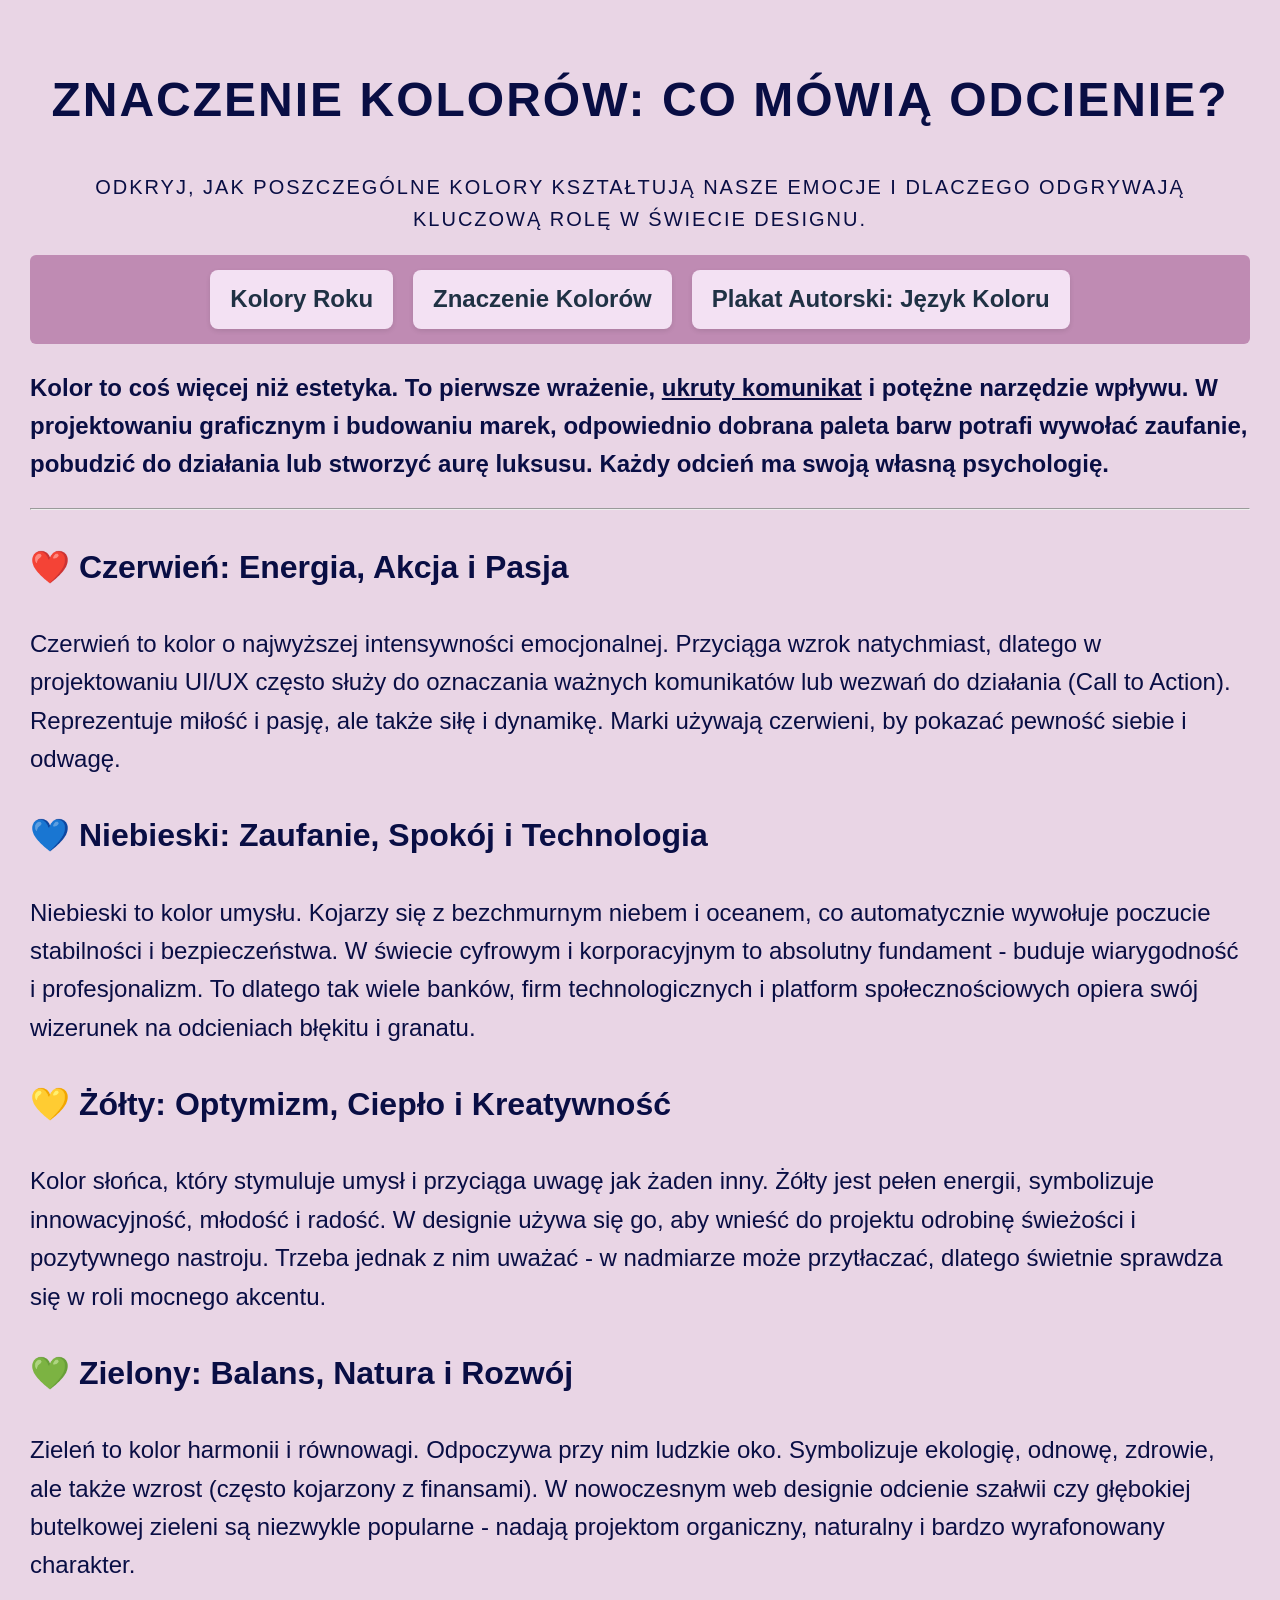
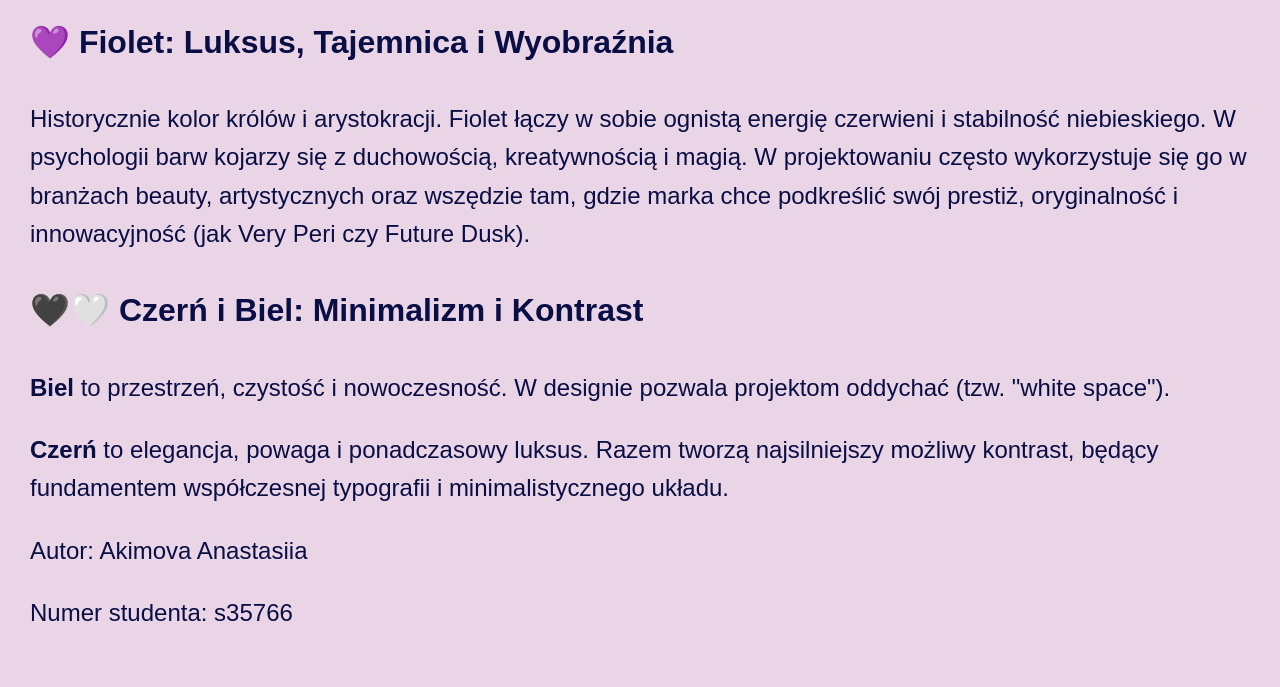
<file: znaczenie.html>
<!DOCTYPE html>
<html lang="pl">
<head>
    <meta charset="UTF-8">
    <meta name="viewport" content="width=device-width, initial-scale=1.0">
    <title>Znaczenie Kolorów: Co mówią odcienie?</title>

    <link rel="stylesheet" href="style.css">
</head>
<body>

    <header>
        <h1>Znaczenie Kolorów: Co mówią odcienie?</h1>
        <h2>Odkryj, jak poszczególne kolory kształtują nasze emocje i dlaczego odgrywają kluczową rolę w świecie designu.</h2>
    </header>

<nav>
    <a href="index.html" class="nav-btn">Kolory Roku</a>
    <a href="znaczenie.html" class="nav-btn">Znaczenie Kolorów</a>
    <a href="plakat.html" class="nav-btn">Plakat Autorski: Język Koloru</a>
</nav>

    <main>
       <p><strong>Kolor to coś więcej niż estetyka. To pierwsze wrażenie, <u>ukruty komunikat</u> i potężne narzędzie wpływu. W projektowaniu graficznym i budowaniu marek, odpowiednio dobrana paleta barw potrafi wywołać zaufanie, pobudzić do działania lub stworzyć aurę luksusu. Każdy odcień ma swoją własną psychologię.</strong></p>

        <hr> 

        <h3>❤️ Czerwień: Energia, Akcja i Pasja</h3>
        <p>Czerwień to kolor o najwyższej intensywności emocjonalnej. Przyciąga wzrok natychmiast, dlatego w projektowaniu UI/UX często służy do oznaczania ważnych komunikatów lub wezwań do działania (Call to Action). Reprezentuje miłość i pasję, ale także siłę i dynamikę. Marki używają czerwieni, by pokazać pewność siebie i odwagę.</p>

        <h3>💙 Niebieski: Zaufanie, Spokój i Technologia</h3>
        <p>Niebieski to kolor umysłu. Kojarzy się z bezchmurnym niebem i oceanem, co automatycznie wywołuje poczucie stabilności i bezpieczeństwa. W świecie cyfrowym i korporacyjnym to absolutny fundament - buduje wiarygodność i profesjonalizm. To dlatego tak wiele banków, firm technologicznych i platform społecznościowych opiera swój wizerunek na odcieniach błękitu i granatu.</p>

        <h3>💛 Żółty: Optymizm, Ciepło i Kreatywność</h3>
        <p>Kolor słońca, który stymuluje umysł i przyciąga uwagę jak żaden inny. Żółty jest pełen energii, symbolizuje innowacyjność, młodość i radość. W designie używa się go, aby wnieść do projektu odrobinę świeżości i pozytywnego nastroju. Trzeba jednak z nim uważać - w nadmiarze może przytłaczać, dlatego świetnie sprawdza się w roli mocnego akcentu.</p>

        <h3>💚 Zielony: Balans, Natura i Rozwój</h3>
        <p>Zieleń to kolor harmonii i równowagi. Odpoczywa przy nim ludzkie oko. Symbolizuje ekologię, odnowę, zdrowie, ale także wzrost (często kojarzony z finansami). W nowoczesnym web designie odcienie szałwii czy głębokiej butelkowej zieleni są niezwykle popularne - nadają projektom organiczny, naturalny i bardzo wyrafonowany charakter.</p>

        <h3>💜 Fiolet: Luksus, Tajemnica i Wyobraźnia</h3>
        <p>Historycznie kolor królów i arystokracji. Fiolet łączy w sobie ognistą energię czerwieni i stabilność niebieskiego. W psychologii barw kojarzy się z duchowością, kreatywnością i magią. W projektowaniu często wykorzystuje się go w branżach beauty, artystycznych oraz wszędzie tam, gdzie marka chce podkreślić swój prestiż, oryginalność i innowacyjność (jak Very Peri czy Future Dusk).</p>

        <h3>🖤🤍 Czerń i Biel: Minimalizm i Kontrast</h3>
        <p><strong>Biel</strong> to przestrzeń, czystość i nowoczesność. W designie pozwala projektom oddychać (tzw. "white space").</p>
        <p><strong>Czerń</strong> to elegancja, powaga i ponadczasowy luksus. Razem tworzą najsilniejszy możliwy kontrast, będący fundamentem współczesnej typografii i minimalistycznego układu.</p>
    
    </main>
    

     
        <footer>
        <p>Autor: Akimova Anastasiia</p>
        <p>Numer studenta: s35766</p>
    </footer>
    

</body>
</html>
</file>
<file: style.css>
body {
    background-color: #e9d5e5;
    color: #090e44;
    font-family: 'Segoe UI', Tahoma, Geneva, Verdana, sans-serif;
    font-size: 24px;
    line-height: 1.6;
    margin: 0;
    padding: 30px;

}

h1, h2 {
    text-transform: uppercase; 
    letter-spacing: 2px; 
    font-size: 48px; 
}
h3,h4,h5,h6 {
    text-transform: none; 
    font-size: 32px;
}

header {
    text-align: center;
    margin-bottom: 20px;
}

header h2 {
    font-size: 20px; 
    font-weight: normal;
}

img {
   max-width: 300px;
   height: auto;
   border-radius: 8px;
   margin-top: 10px;
   margin-bottom: 15px;
   display: block;
   box-shadow: 0 4px 10px rgba(0, 0, 0, 0.05);
}

.article-img {
    float: right;
    margin-left: 20px;
    max-width: 250px;
}

nav {
    background-color: #bf8bb3;
    padding: 15px;
    border-radius: 6px;
    margin-bottom: 25px;

    display: flex;
    justify-content: center;
    gap: 20px;

}

.nav-btn {
    background-color: #f3e1f3;
    color: #1f3144;
    font-family: 'Segoe UI', Tahoma, Geneva, Verdana, sans-serif;
    text-decoration: none;
    font-weight: bold;
    padding: 10px 20px;
    border-radius: 8px;
    box-shadow: 0 2px 5px rgba(0,0,0,0.1);
    transition: all 0.3s ease;
}

.nav-btn:hover {
    background-color: #461540;
    color: #ebe3d0;
    transform: translateY(-3px);
    box-shadow: 0 5px 15px rgba(0,0,0,0.2)
}

.gallery-grid {
    display: grid;
    grid-template-columns: 1fr 1fr;
    gap: 30px;
}

.poster-section {
    background-color: rgb(223, 156, 200);
    padding: 20px;
    border-radius: 10px;
    box-shadow: 0 4px 15px rgba(0,0,0,0.05);

    opacity: 0;
    animation: fadeInUp 0.8s ease-out forwards;
}

.poster-section img {
    margin: 20px auto;
    width: 100%;
    height: auto;
}

.poster-section:nth-child(1) { animation-delay: 0.1s; }
.poster-section:nth-child(2) { animation-delay: 0.3s; }
.poster-section:nth-child(3) { animation-delay: 0.5s; }
.poster-section:nth-child(4) { animation-delay: 0.7s; }

@keyframes fadeInUp {
    0% {
        opacity: 0;
        transform: translateY(40px);
    }
    100% {
        opacity: 1;
        transform: translateY(0);
    }
}

@media (max-width: 768px) {
    nav {
        flex-direction: column;
        gap: 10px;
    }

    .gallery-grid {
        grid-template-columns: 1fr;
    }

    .article-img {
        float: none;
        margin: 0 auto 20px auto;
        display: block;
    }
}
</file>
